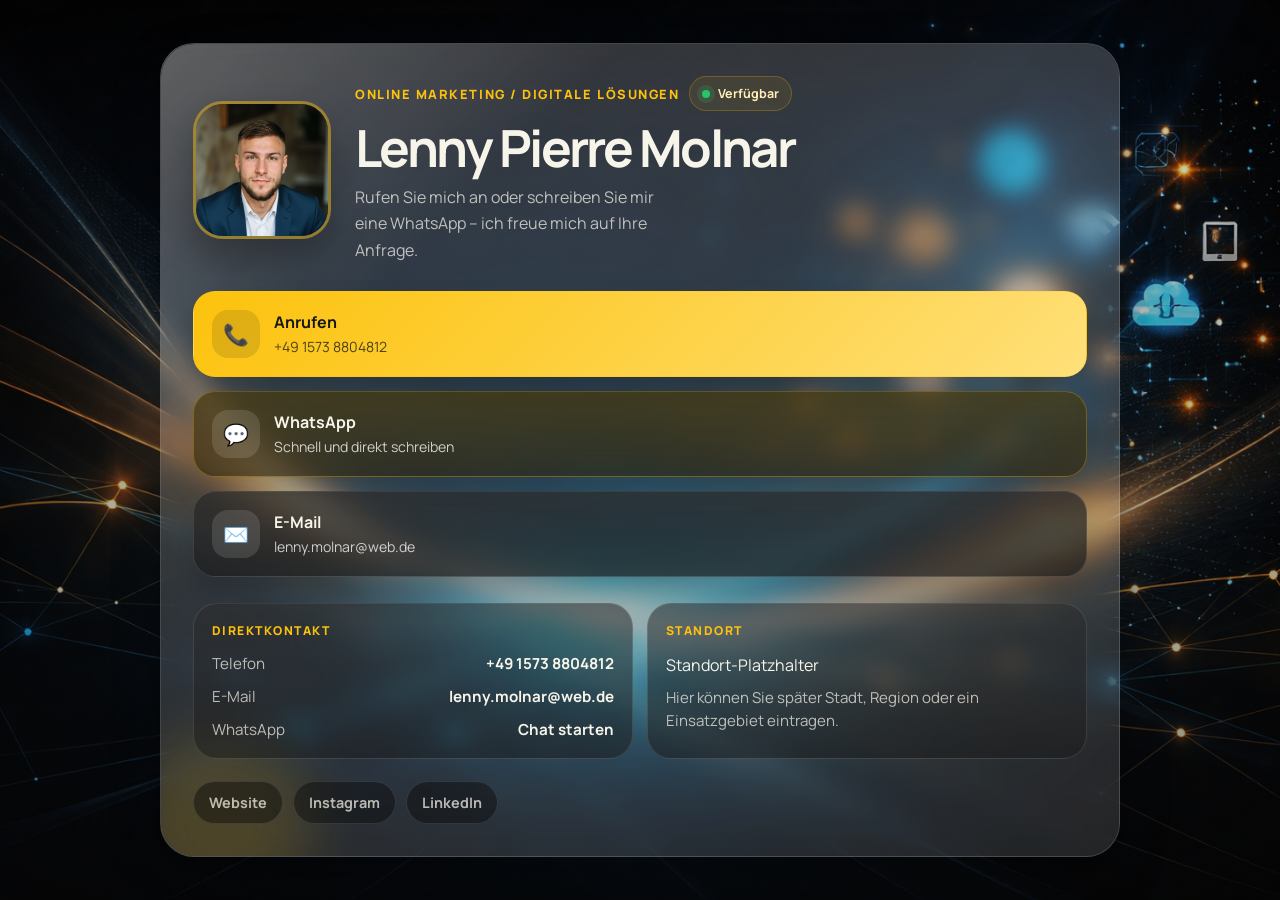
<file: index.html>
<!DOCTYPE html>
<html lang="de">
<head>
  <meta charset="UTF-8" />
  <meta name="viewport" content="width=device-width, initial-scale=1.0" />
  <title>Lenny Pierre Molnar | Digitale Visitenkarte</title>
  <meta
    name="description"
    content="Digitale Visitenkarte von Lenny Pierre Molnar. Kontakt per Telefon, WhatsApp oder E-Mail für Online Marketing und digitale Lösungen."
  />
  <link rel="preconnect" href="https://fonts.googleapis.com" />
  <link rel="preconnect" href="https://fonts.gstatic.com" crossorigin />
  <link
    href="https://fonts.googleapis.com/css2?family=Manrope:wght@400;500;600;700;800&display=swap"
    rel="stylesheet"
  />
  <link rel="stylesheet" href="style.css" />
</head>
<body>
  <div class="page-background" aria-hidden="true"></div>
  <div class="page-vignette" aria-hidden="true"></div>

  <main class="page-shell">
    <section class="business-card" aria-label="Digitale Visitenkarte von Lenny Pierre Molnar">
      <div class="card-glow" aria-hidden="true"></div>
      <div class="card-shine" aria-hidden="true"></div>
      <div class="card-grid" aria-hidden="true"></div>

      <header class="hero">
        <!-- Profilbild-Platzhalter: später hier einfach eine eigene Bild-URL eintragen -->
        <img
          class="profile-image"
          src="LPM_foto.jpg"
          alt="Profilbild von Lenny Pierre Molnar"
        />

        <div class="hero-copy">
          <div class="card-topline">
            <p class="eyebrow">Online Marketing / Digitale Lösungen</p>
            <span class="status-chip">Verfügbar</span>
          </div>
          <h1>Lenny Pierre Molnar</h1>
          <p class="intro">
            Rufen Sie mich an oder schreiben Sie mir eine WhatsApp – ich freue mich auf Ihre Anfrage.
          </p>
        </div>
      </header>

      <section class="cta-group" aria-label="Direkte Kontaktmöglichkeiten">
        <a class="action-button action-button--primary" href="tel:+4915738804812">
          <span class="action-icon" aria-hidden="true">📞</span>
          <span>
            <strong>Anrufen</strong>
            <small>+49 1573 8804812</small>
          </span>
        </a>

        <a
          class="action-button action-button--highlight"
          href="https://wa.me/4915738804812"
          target="_blank"
          rel="noreferrer"
        >
          <span class="action-icon" aria-hidden="true">💬</span>
          <span>
            <strong>WhatsApp</strong>
            <small>Schnell und direkt schreiben</small>
          </span>
        </a>

        <a class="action-button" href="mailto:lenny.molnar@web.de">
          <span class="action-icon" aria-hidden="true">✉️</span>
          <span>
            <strong>E-Mail</strong>
            <small>lenny.molnar@web.de</small>
          </span>
        </a>
      </section>

      <section class="details-grid" aria-label="Weitere Informationen">
        <article class="info-card">
          <p class="section-label">Direktkontakt</p>
          <ul class="info-list">
            <li><span>Telefon</span><a href="tel:+4915738804812">+49 1573 8804812</a></li>
            <li><span>E-Mail</span><a href="mailto:lenny.molnar@web.de">lenny.molnar@web.de</a></li>
            <li><span>WhatsApp</span><a href="https://wa.me/4915738804812" target="_blank" rel="noreferrer">Chat starten</a></li>
          </ul>
        </article>

        <article class="info-card">
          <p class="section-label">Standort</p>
          <p class="info-text">
            Standort-Platzhalter
            <span>Hier können Sie später Stadt, Region oder ein Einsatzgebiet eintragen.</span>
          </p>
        </article>
      </section>

      <section class="secondary-links" aria-label="Weitere Profile und Website">
        <!-- Platzhalter-Links später einfach austauschen -->
        <a class="mini-link" href="#" aria-label="Website Platzhalter">Website</a>
        <a class="mini-link" href="#" aria-label="Instagram Platzhalter">Instagram</a>
        <a class="mini-link" href="#" aria-label="LinkedIn Platzhalter">LinkedIn</a>
      </section>
    </section>
  </main>
</body>
</html>
</file>
<file: style.css>
:root {
  --bg: #1e1e1e;
  --bg-deep: #111111;
  --surface: rgba(14, 14, 14, 0.58);
  --surface-strong: rgba(18, 18, 18, 0.72);
  --surface-soft: rgba(255, 255, 255, 0.06);
  --text: #f7f4ea;
  --muted: rgba(247, 244, 234, 0.72);
  --accent: #fcc20c;
  --accent-soft: rgba(252, 194, 12, 0.16);
  --line: rgba(255, 255, 255, 0.11);
  --shadow: 0 28px 70px rgba(0, 0, 0, 0.45);
  --radius-card: 34px;
  --radius-block: 24px;
  --radius-pill: 999px;
  --max-width: 480px;
}

* {
  box-sizing: border-box;
}

html {
  scroll-behavior: smooth;
}

body {
  margin: 0;
  min-height: 100vh;
  overflow-x: hidden;
  font-family: "Manrope", sans-serif;
  color: var(--text);
  background:
    linear-gradient(180deg, rgba(8, 8, 8, 0.18), rgba(8, 8, 8, 0.45)),
    url("hintergrund.png") center center / cover no-repeat;
  background-color: var(--bg-deep);
}

img {
  display: block;
  max-width: 100%;
}

a {
  color: inherit;
  text-decoration: none;
}

.page-background,
.page-vignette {
  display: none;
}

.page-shell {
  position: relative;
  z-index: 1;
  min-height: 100vh;
  padding: 18px 14px 28px;
  display: grid;
  place-items: center;
}

.business-card {
  position: relative;
  width: min(100%, var(--max-width));
  overflow: hidden;
  padding: 22px;
  border: 1px solid rgba(255, 255, 255, 0.15);
  border-radius: var(--radius-card);
  background:
    linear-gradient(135deg, rgba(255, 255, 255, 0.12), rgba(255, 255, 255, 0.04)),
    rgba(255, 255, 255, 0.08);
  box-shadow:
    0 20px 48px rgba(0, 0, 0, 0.28),
    0 8px 22px rgba(0, 0, 0, 0.16);
  backdrop-filter: blur(12px) saturate(130%);
  -webkit-backdrop-filter: blur(12px) saturate(130%);
  transition:
    transform 0.3s ease,
    box-shadow 0.3s ease,
    border-color 0.3s ease,
    background 0.3s ease;
}

.business-card::before {
  content: "";
  position: absolute;
  inset: 0;
  border-radius: inherit;
  background:
    linear-gradient(135deg, rgba(255, 255, 255, 0.22), transparent 26%),
    linear-gradient(225deg, rgba(255, 255, 255, 0.06), transparent 60%);
  pointer-events: none;
}

.business-card:hover,
.business-card:focus-within {
  transform: translateY(-8px);
  border-color: rgba(255, 255, 255, 0.22);
  box-shadow:
    0 30px 70px rgba(0, 0, 0, 0.34),
    0 10px 26px rgba(252, 194, 12, 0.12);
}

.card-glow,
.card-shine,
.card-grid {
  position: absolute;
  pointer-events: none;
}

.card-glow {
  inset: auto auto -60px -30px;
  width: 180px;
  height: 180px;
  border-radius: 50%;
  background: rgba(252, 194, 12, 0.16);
  filter: blur(28px);
  animation: glowPulse 8s ease-in-out infinite;
}

.card-shine {
  inset: -45% auto auto -35%;
  width: 180px;
  height: 460px;
  background: linear-gradient(
    180deg,
    rgba(255, 255, 255, 0),
    rgba(255, 255, 255, 0.16),
    rgba(255, 255, 255, 0)
  );
  opacity: 0.42;
  transform: rotate(20deg);
  animation: shineSweep 8s linear infinite;
}

.card-grid {
  inset: 0;
  background-image:
    linear-gradient(rgba(255, 255, 255, 0.03) 1px, transparent 1px),
    linear-gradient(90deg, rgba(255, 255, 255, 0.03) 1px, transparent 1px);
  background-size: 28px 28px;
  opacity: 0.22;
  mask-image: linear-gradient(180deg, rgba(0, 0, 0, 0.5), transparent 85%);
}

.hero,
.cta-group,
.details-grid,
.secondary-links {
  position: relative;
  z-index: 1;
}

.hero {
  display: grid;
  gap: 18px;
}

.profile-image {
  width: 118px;
  height: 118px;
  border: 3px solid rgba(252, 194, 12, 0.45);
  border-radius: 30px;
  object-fit: cover;
  object-position: center top;
  box-shadow: 0 18px 34px rgba(0, 0, 0, 0.28);
}

.hero-copy {
  display: grid;
  gap: 12px;
}

.card-topline {
  display: flex;
  flex-wrap: wrap;
  align-items: center;
  gap: 10px;
}

.eyebrow {
  margin: 0;
  color: var(--accent);
  font-size: 0.8rem;
  font-weight: 800;
  letter-spacing: 0.12em;
  text-transform: uppercase;
}

.status-chip {
  display: inline-flex;
  align-items: center;
  gap: 8px;
  padding: 8px 12px;
  border: 1px solid rgba(252, 194, 12, 0.24);
  border-radius: var(--radius-pill);
  background: rgba(252, 194, 12, 0.08);
  color: #fff0ba;
  font-size: 0.78rem;
  font-weight: 700;
}

.status-chip::before {
  content: "";
  width: 8px;
  height: 8px;
  border-radius: 50%;
  background: #27c46b;
  box-shadow: 0 0 0 5px rgba(39, 196, 107, 0.16);
}

h1 {
  margin: 0;
  font-size: clamp(2.15rem, 9vw, 3.2rem);
  line-height: 0.95;
  letter-spacing: -0.05em;
}

.intro {
  margin: 0;
  max-width: 32ch;
  color: var(--muted);
  font-size: 1rem;
  line-height: 1.65;
}

.cta-group {
  display: grid;
  gap: 14px;
  margin-top: 28px;
}

.action-button {
  position: relative;
  display: flex;
  align-items: center;
  gap: 14px;
  min-height: 86px;
  padding: 16px 18px;
  overflow: hidden;
  border: 1px solid var(--line);
  border-radius: 22px;
  background:
    linear-gradient(180deg, rgba(255, 255, 255, 0.08), rgba(255, 255, 255, 0.03)),
    var(--surface-strong);
  box-shadow: 0 16px 28px rgba(0, 0, 0, 0.18);
  -webkit-tap-highlight-color: transparent;
  touch-action: manipulation;
  transition:
    transform 0.25s ease,
    box-shadow 0.25s ease,
    border-color 0.25s ease,
    background 0.25s ease;
}

.action-button::before {
  content: "";
  position: absolute;
  inset: 0;
  background: linear-gradient(120deg, transparent 20%, rgba(255, 255, 255, 0.12) 50%, transparent 80%);
  opacity: 0;
  transform: translateX(-40%);
  transition:
    opacity 0.25s ease,
    transform 0.4s ease;
}

.action-button strong,
.action-button small {
  display: block;
}

.action-button strong {
  font-size: 1rem;
}

.action-button small {
  margin-top: 4px;
  color: rgba(255, 255, 255, 0.76);
  font-size: 0.88rem;
}

.action-button--primary,
.action-button--highlight {
  border-color: rgba(252, 194, 12, 0.28);
}

.action-button--primary {
  color: #171717;
  background: linear-gradient(135deg, #fcc20c 0%, #ffe079 100%);
}

.action-button--primary small {
  color: rgba(23, 23, 23, 0.76);
}

.action-button--highlight {
  background:
    linear-gradient(180deg, rgba(252, 194, 12, 0.17), rgba(252, 194, 12, 0.08)),
    rgba(17, 17, 17, 0.64);
}

.action-icon {
  position: relative;
  z-index: 1;
  flex: 0 0 48px;
  width: 48px;
  height: 48px;
  display: grid;
  place-items: center;
  border-radius: 16px;
  background: rgba(255, 255, 255, 0.12);
  font-size: 1.3rem;
}

.action-button--primary .action-icon {
  background: rgba(23, 23, 23, 0.12);
}

.details-grid {
  display: grid;
  gap: 14px;
  margin-top: 26px;
}

.info-card {
  padding: 18px;
  border: 1px solid var(--line);
  border-radius: var(--radius-block);
  background:
    linear-gradient(180deg, rgba(255, 255, 255, 0.07), rgba(255, 255, 255, 0.03)),
    rgba(13, 13, 13, 0.5);
}

.section-label {
  margin: 0 0 14px;
  color: var(--accent);
  font-size: 0.76rem;
  font-weight: 800;
  letter-spacing: 0.12em;
  text-transform: uppercase;
}

.info-list {
  margin: 0;
  padding: 0;
  list-style: none;
  display: grid;
  gap: 12px;
}

.info-list li {
  display: flex;
  justify-content: space-between;
  align-items: center;
  gap: 12px;
  color: var(--muted);
  font-size: 0.95rem;
}

.info-list a {
  color: var(--text);
  font-weight: 700;
  text-align: right;
}

.info-text {
  margin: 0;
  color: var(--text);
  font-size: 1rem;
  line-height: 1.55;
}

.info-text span {
  display: block;
  margin-top: 8px;
  color: var(--muted);
  font-size: 0.94rem;
}

.secondary-links {
  display: flex;
  flex-wrap: wrap;
  gap: 10px;
  margin-top: 22px;
}

.mini-link {
  padding: 11px 15px;
  border: 1px solid var(--line);
  border-radius: var(--radius-pill);
  background: rgba(13, 13, 13, 0.46);
  color: var(--muted);
  font-size: 0.9rem;
  font-weight: 700;
  -webkit-tap-highlight-color: transparent;
  touch-action: manipulation;
  transition:
    transform 0.25s ease,
    color 0.25s ease,
    border-color 0.25s ease,
    background 0.25s ease;
}

.action-button:hover,
.action-button:focus-visible,
.mini-link:hover,
.mini-link:focus-visible {
  transform: translateY(-3px);
  border-color: rgba(252, 194, 12, 0.42);
  outline: none;
}

.action-button:hover,
.action-button:focus-visible {
  box-shadow: 0 20px 34px rgba(0, 0, 0, 0.26);
}

.action-button:hover::before,
.action-button:focus-visible::before {
  opacity: 1;
  transform: translateX(14%);
}

.mini-link:hover,
.mini-link:focus-visible {
  color: var(--text);
  background: rgba(252, 194, 12, 0.09);
}

.action-button:active,
.mini-link:active {
  transform: translateY(1px) scale(0.985);
}

@media (max-width: 640px) {
  body {
    background:
      linear-gradient(180deg, rgba(8, 8, 8, 0.08), rgba(8, 8, 8, 0.32)),
      url("hintergrund.png") center top / cover no-repeat;
    background-color: var(--bg-deep);
  }

  .page-shell {
    align-items: end;
    padding: 20px 14px 22px;
  }

  .business-card {
    padding: 20px;
    background:
      linear-gradient(135deg, rgba(255, 255, 255, 0.13), rgba(255, 255, 255, 0.05)),
      rgba(255, 255, 255, 0.1);
    backdrop-filter: blur(10px) saturate(125%);
    -webkit-backdrop-filter: blur(10px) saturate(125%);
    box-shadow:
      0 18px 38px rgba(0, 0, 0, 0.24),
      0 6px 18px rgba(0, 0, 0, 0.14);
  }

  .card-grid {
    opacity: 0.14;
  }

  .business-card:hover,
  .business-card:focus-within {
    transform: translateY(-4px);
  }
}

@media (hover: none) and (pointer: coarse) {
  .business-card:active,
  .business-card:focus-within {
    transform: translateY(-4px) scale(0.995);
    border-color: rgba(255, 255, 255, 0.22);
    box-shadow:
      0 24px 54px rgba(0, 0, 0, 0.3),
      0 10px 26px rgba(252, 194, 12, 0.12);
  }

  .action-button:active,
  .action-button:focus-visible {
    transform: translateY(1px) scale(0.982);
    border-color: rgba(252, 194, 12, 0.55);
    box-shadow: 0 12px 24px rgba(252, 194, 12, 0.18);
  }

  .action-button:active::before,
  .action-button:focus-visible::before {
    opacity: 1;
    transform: translateX(10%);
  }

  .mini-link:active,
  .mini-link:focus-visible {
    transform: translateY(1px) scale(0.98);
    border-color: rgba(252, 194, 12, 0.42);
    background: rgba(252, 194, 12, 0.12);
    color: var(--text);
  }
}

@media (min-width: 760px) {
  .page-shell {
    padding: 36px 24px;
  }

  .business-card {
    width: min(100%, 960px);
    padding: 32px;
  }

  .hero {
    grid-template-columns: 138px 1fr;
    align-items: center;
    gap: 24px;
  }

  .profile-image {
    width: 138px;
    height: 138px;
  }

  .details-grid {
    grid-template-columns: 1fr 1fr;
  }
}

@keyframes cardFloat {
  0%,
  100% {
    transform: translateY(0);
  }

  50% {
    transform: translateY(-8px);
  }
}

@keyframes glowPulse {
  0%,
  100% {
    opacity: 0.72;
    transform: scale(1);
  }

  50% {
    opacity: 1;
    transform: scale(1.08);
  }
}

@keyframes shineSweep {
  0% {
    transform: translateX(-40%) rotate(20deg);
  }

  100% {
    transform: translateX(340%) rotate(20deg);
  }
}

@keyframes backgroundFloat {
  0%,
  100% {
    transform: scale(1.06) translate3d(0, 0, 0);
  }

  50% {
    transform: scale(1.1) translate3d(-8px, -10px, 0);
  }
}

@keyframes backgroundFloatMobile {
  0%,
  100% {
    transform: scale(1.05) translate3d(0, 0, 0);
  }

  50% {
    transform: scale(1.08) translate3d(0, -8px, 0);
  }
}

@keyframes mobileBreath {
  0%,
  100% {
    box-shadow: 0 28px 70px rgba(0, 0, 0, 0.45);
  }

  50% {
    box-shadow: 0 32px 78px rgba(0, 0, 0, 0.52);
  }
}

@keyframes mobileGlowShift {
  0%,
  100% {
    inset: auto auto -60px -30px;
  }

  50% {
    inset: auto auto -50px -10px;
  }
}

@media (prefers-reduced-motion: reduce) {
  *,
  *::before,
  *::after {
    scroll-behavior: auto;
    transition-duration: 0.01ms !important;
    animation-duration: 0.01ms !important;
    animation-iteration-count: 1 !important;
  }

  .card-glow,
  .card-shine {
    animation: none !important;
  }
}
</file>
